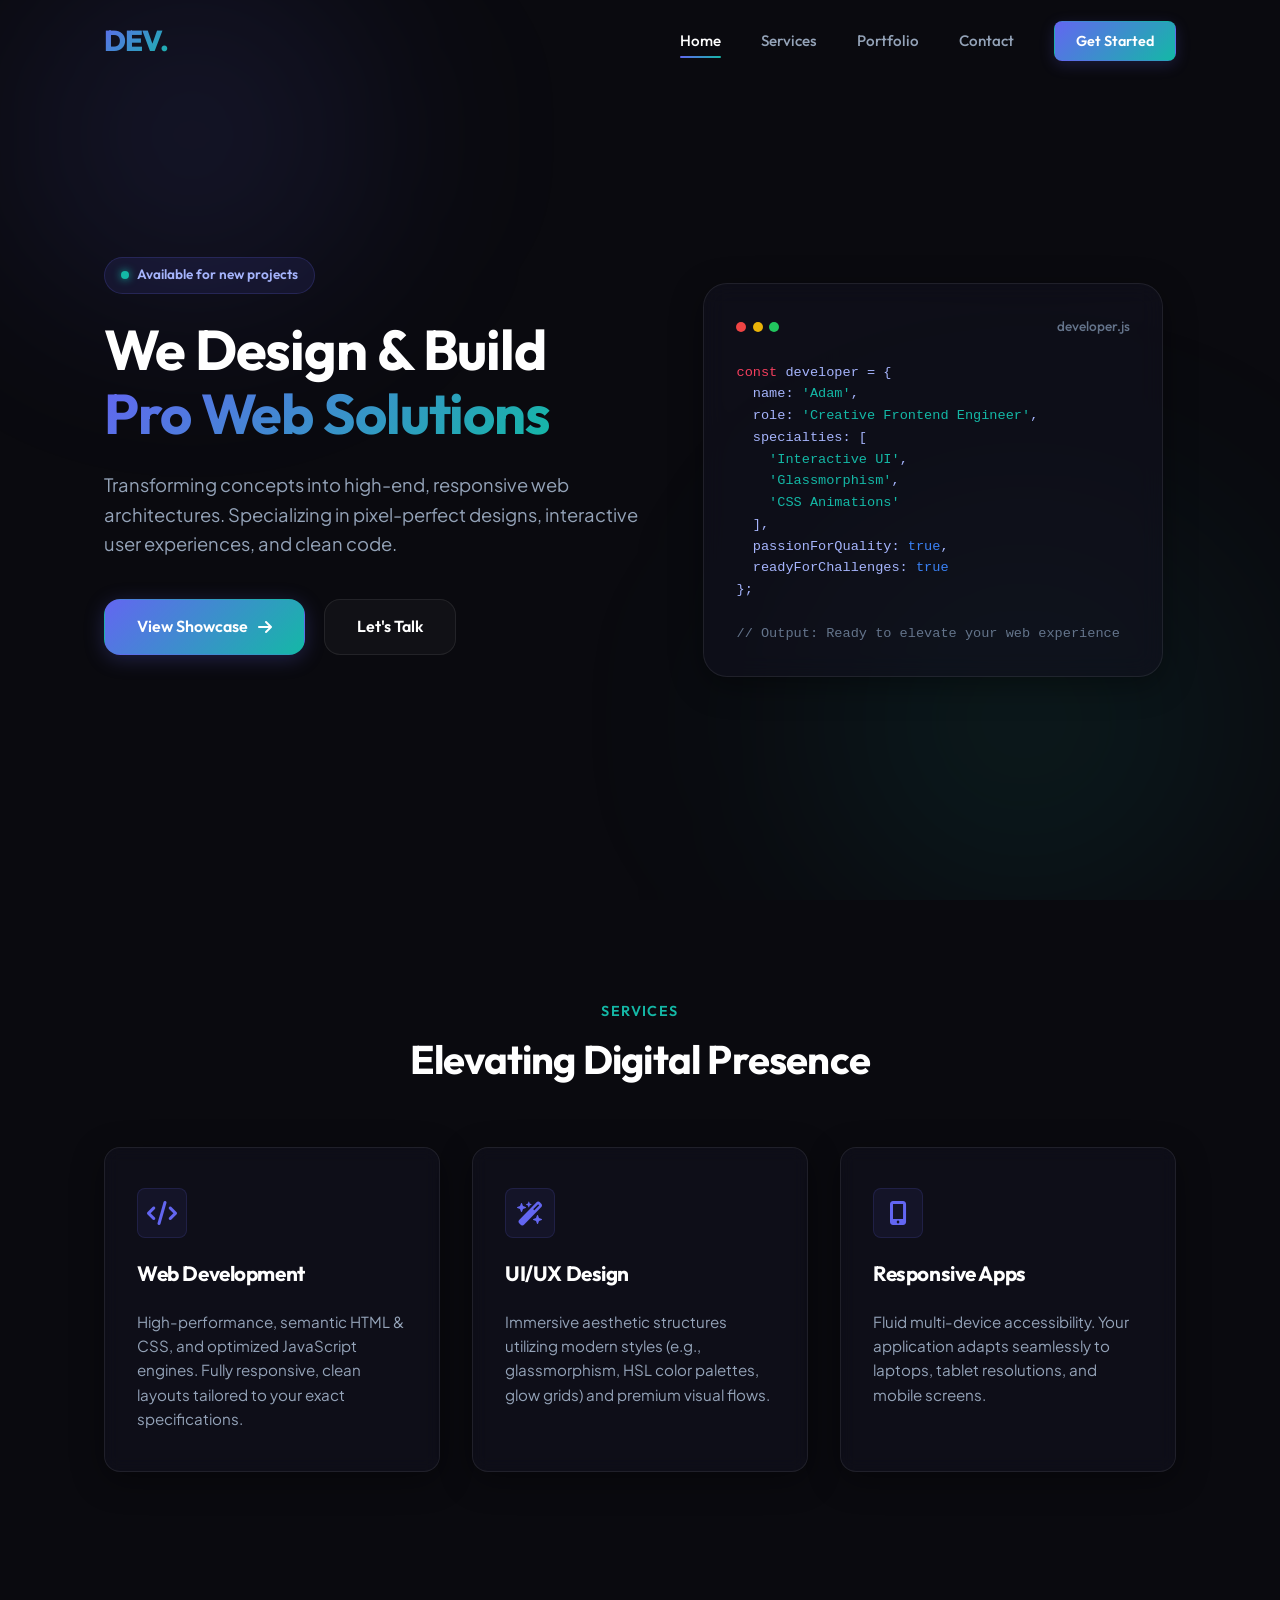
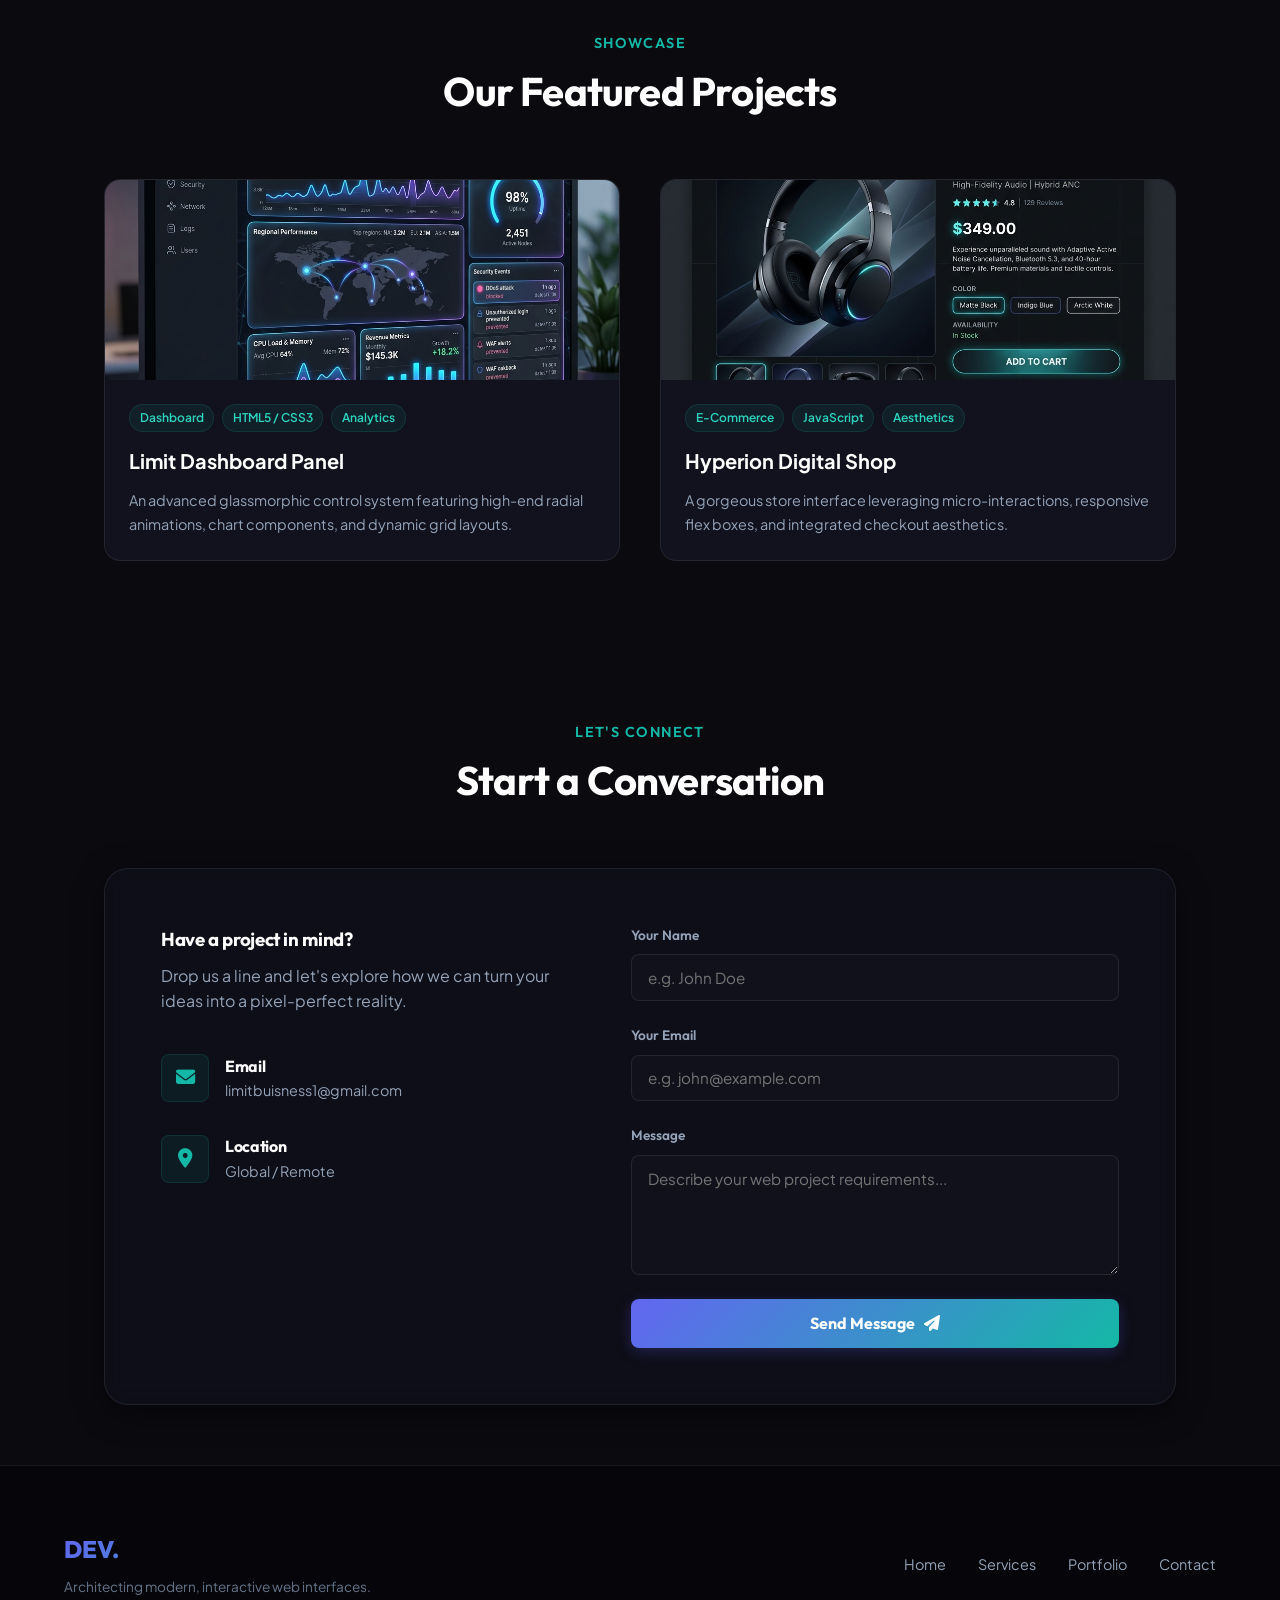
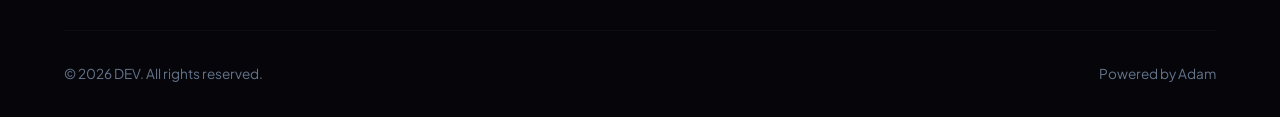
<file: index.html>
<!DOCTYPE html>
<html lang="en">
  <head>
    <meta charset="UTF-8">
    <meta name="viewport" content="width=device-width, initial-scale=1.0">
    <meta name="description" content="DEV. - Professional Web Development & UI/UX Design Agency. We craft beautiful, high-performance web experiences.">
    <title>Professional Web Development & Design</title>
    <link rel="icon" type="image/x-icon" href="Vetor LS Initial logo template vector do Stock _ Adobe Stock.jpeg">
    <link rel="stylesheet" href="Web.css">
    <link rel="stylesheet" href="https://cdnjs.cloudflare.com/ajax/libs/font-awesome/6.4.0/css/all.min.css">
  </head>

  <body>
    <div class="bg-mesh">
      <div class="bg-light-1"></div>
      <div class="bg-light-2"></div>
    </div>

    <header id="main-header">
      <nav class="navbar">
        <a href="#" class="nav-branding">DEV.</a>
        <ul class="nav-menu">
          <li><a href="#hero" class="nav-link active">Home</a></li>
          <li><a href="#services" class="nav-link">Services</a></li>
          <li><a href="#portfolio" class="nav-link">Portfolio</a></li>
          <li><a href="#contact" class="nav-link">Contact</a></li>
          <li><a href="#contact" class="nav-cta">Get Started</a></li>
        </ul>
        <button class="hamburger" id="hamburger-btn" aria-label="Toggle navigation menu">
          <span class="bar"></span>
          <span class="bar"></span>
          <span class="bar"></span>
        </button>
      </nav>
    </header>

    <main>
      <section id="hero">
        <div class="hero-info reveal">
          <div class="badge">
            <span class="badge-dot"></span>
            Available for new projects
          </div>
          <h1 class="hero-title">
            We Design & Build <br>
            <span class="gradient-text">Pro Web Solutions</span>
          </h1>
          <p class="hero-desc">
            Transforming concepts into high-end, responsive web architectures. Specializing in pixel-perfect designs, interactive user experiences, and clean code.
          </p>
          <div class="cta-group">
            <a href="#portfolio" class="btn-primary">
              View Showcase <i class="fa-solid fa-arrow-right"></i>
            </a>
            <a href="#contact" class="btn-secondary">
              Let's Talk
            </a>
          </div>
        </div>

        <div class="hero-visual reveal reveal-delay-2">
          <div class="hero-glass-card">
            <div class="card-header">
              <div class="dots">
                <span class="dot dot-red"></span>
                <span class="dot dot-yellow"></span>
                <span class="dot dot-green"></span>
              </div>    
              <span class="card-title">developer.js</span>
            </div>
            <div class="card-code">
              <p><span class="code-keyword">const</span> developer = {</p>
              <p>&nbsp;&nbsp;name: <span class="code-string">'Adam'</span>,</p>
              <p>&nbsp;&nbsp;role: <span class="code-string">'Creative Frontend Engineer'</span>,</p>
              <p>&nbsp;&nbsp;specialties: [</p>
              <p>&nbsp;&nbsp;&nbsp;&nbsp;<span class="code-string">'Interactive UI'</span>,</p>
              <p>&nbsp;&nbsp;&nbsp;&nbsp;<span class="code-string">'Glassmorphism'</span>,</p>
              <p>&nbsp;&nbsp;&nbsp;&nbsp;<span class="code-string">'CSS Animations'</span></p>
              <p>&nbsp;&nbsp;],</p>
              <p>&nbsp;&nbsp;passionForQuality: <span class="code-fn">true</span>,</p>
              <p>&nbsp;&nbsp;readyForChallenges: <span class="code-fn">true</span></p>
              <p>};</p>
              <br>
              <p><span class="code-comment">// Output: Ready to elevate your web experience</span></p>
            </div>
          </div>
        </div>
      </section>

      <section id="services">
        <div class="section-header reveal">
          <span class="section-tag">Services</span>
          <h2 class="section-title">Elevating Digital Presence</h2>
        </div>
        <div class="services-grid">
          <div class="service-card reveal reveal-delay-1">
            <div class="service-icon"><i class="fa-solid fa-code"></i></div>
            <h3 class="service-title">Web Development</h3>
            <p class="service-desc">High-performance, semantic HTML & CSS, and optimized JavaScript engines. Fully responsive, clean layouts tailored to your exact specifications.</p>
          </div>
          <div class="service-card reveal reveal-delay-2">
            <div class="service-icon"><i class="fa-solid fa-wand-magic-sparkles"></i></div>
            <h3 class="service-title">UI/UX Design</h3>
            <p class="service-desc">Immersive aesthetic structures utilizing modern styles (e.g., glassmorphism, HSL color palettes, glow grids) and premium visual flows.</p>
          </div>
          <div class="service-card reveal reveal-delay-3">
            <div class="service-icon"><i class="fa-solid fa-mobile-screen-button"></i></div>
            <h3 class="service-title">Responsive Apps</h3>
            <p class="service-desc">Fluid multi-device accessibility. Your application adapts seamlessly to laptops, tablet resolutions, and mobile screens.</p>
          </div>
        </div>
      </section>

      <section id="portfolio">
        <div class="section-header reveal">
          <span class="section-tag">Showcase</span>
          <h2 class="section-title">Our Featured Projects</h2>
        </div>
        <div class="portfolio-grid">
          <div class="portfolio-card reveal reveal-delay-1">
            <div class="portfolio-img-container">
              <img src="portfolio_dashboard.png" alt="Admin Telemetry Dashboard" class="portfolio-img">
              <div class="portfolio-overlay">
                <a href="#" class="overlay-btn" aria-label="View Details"><i class="fa-solid fa-link"></i></a>
                <a href="#" class="overlay-btn" aria-label="View Github"><i class="fa-brands fa-github"></i></a>
              </div>
            </div>
            <div class="portfolio-info">
              <div class="portfolio-tags">
                <span class="portfolio-tag">Dashboard</span>
                <span class="portfolio-tag">HTML5 / CSS3</span>
                <span class="portfolio-tag">Analytics</span>
              </div>
              <a href="#" class="portfolio-title">Limit Dashboard Panel</a>
              <p class="portfolio-desc">An advanced glassmorphic control system featuring high-end radial animations, chart components, and dynamic grid layouts.</p>
            </div>
          </div>
          <div class="portfolio-card reveal reveal-delay-2">
            <div class="portfolio-img-container">
              <img src="portfolio_ecom.png" alt="Creative E-Commerce Platform" class="portfolio-img">
              <div class="portfolio-overlay">
                <a href="#" class="overlay-btn" aria-label="View Details"><i class="fa-solid fa-link"></i></a>
                <a href="#" class="overlay-btn" aria-label="View Github"><i class="fa-brands fa-github"></i></a>
              </div>
            </div>
            <div class="portfolio-info">
              <div class="portfolio-tags">
                <span class="portfolio-tag">E-Commerce</span>
                <span class="portfolio-tag">JavaScript</span>
                <span class="portfolio-tag">Aesthetics</span>
              </div>
              <a href="#" class="portfolio-title">Hyperion Digital Shop</a>
              <p class="portfolio-desc">A gorgeous store interface leveraging micro-interactions, responsive flex boxes, and integrated checkout aesthetics.</p>
            </div>
          </div>
        </div>
      </section>

      <section id="contact">
        <div class="section-header reveal">
          <span class="section-tag">Let's Connect</span>
          <h2 class="section-title">Start a Conversation</h2>
        </div>
        <div class="contact-container reveal">
          <div class="contact-info">
            <div>
              <h3>Have a project in mind?</h3>
              <p style="color: var(--text-secondary); margin-top: 0.5rem;">Drop us a line and let's explore how we can turn your ideas into a pixel-perfect reality.</p>
              <div class="contact-details">
                <div class="contact-item">
                  <div class="contact-icon"><i class="fa-solid fa-envelope"></i></div>
                  <div class="contact-text">
                    <h4>Email</h4>
                    <p>limitbuisness1@gmail.com</p>
                  </div>
                </div>
                <div class="contact-item">
                  <div class="contact-icon"><i class="fa-solid fa-location-dot"></i></div>
                  <div class="contact-text">
                    <h4>Location</h4>
                    <p>Global / Remote</p>
                  </div>
                </div>
              </div>
            </div>
          </div>

          <form class="contact-form" id="project-contact-form">
            <div class="form-group">
              <label for="name">Your Name</label>
              <input type="text" id="name" name="name" class="form-input" placeholder="e.g. John Doe" required>
            </div>
            <div class="form-group">
              <label for="email">Your Email</label>
              <input type="email" id="email" name="email" class="form-input" placeholder="e.g. john@example.com" required>
            </div>
            <div class="form-group">
              <label for="message">Message</label>
              <textarea id="message" name="message" class="form-input" placeholder="Describe your web project requirements..." required></textarea>
            </div>
            <button type="submit" class="btn-submit">
              Send Message <i class="fa-solid fa-paper-plane"></i>
            </button>
          </form>
        </div>
      </section>
    </main>

    <footer>
      <div class="footer-content">
        <div class="footer-brand">
          <a href="#" class="footer-logo">DEV.</a>
          <p class="footer-tagline">Architecting modern, interactive web interfaces.</p>
        </div>
        <ul class="footer-links">
          <li><a href="#hero">Home</a></li>
          <li><a href="#services">Services</a></li>
          <li><a href="#portfolio">Portfolio</a></li>
          <li><a href="#contact">Contact</a></li>
        </ul>
      </div>
      <div class="footer-bottom">
        <p class="footer-copy">&copy; 2026 DEV. All rights reserved.</p>
        <p class="footer-copy">Powered by Adam</p>
      </div>
    </footer>

    <script src="active.js"></script>
  </body>
</html>
</file>
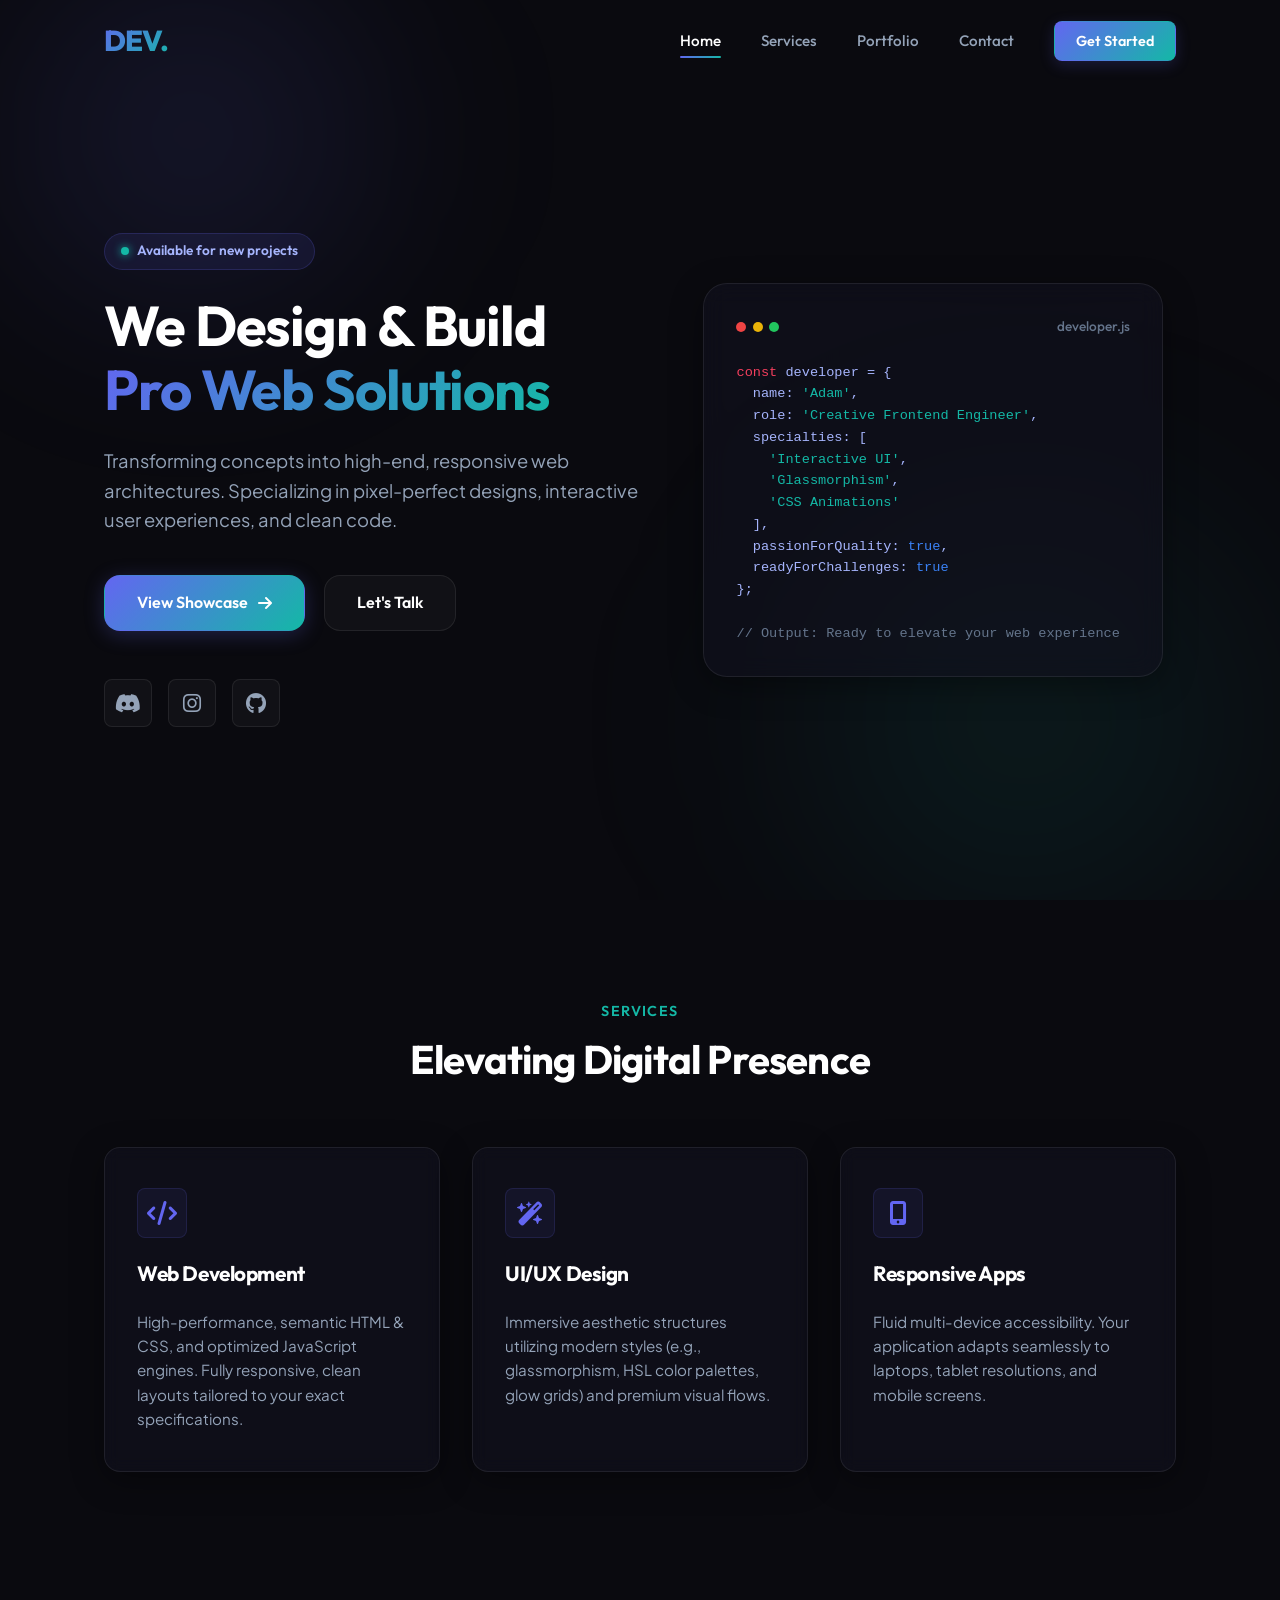
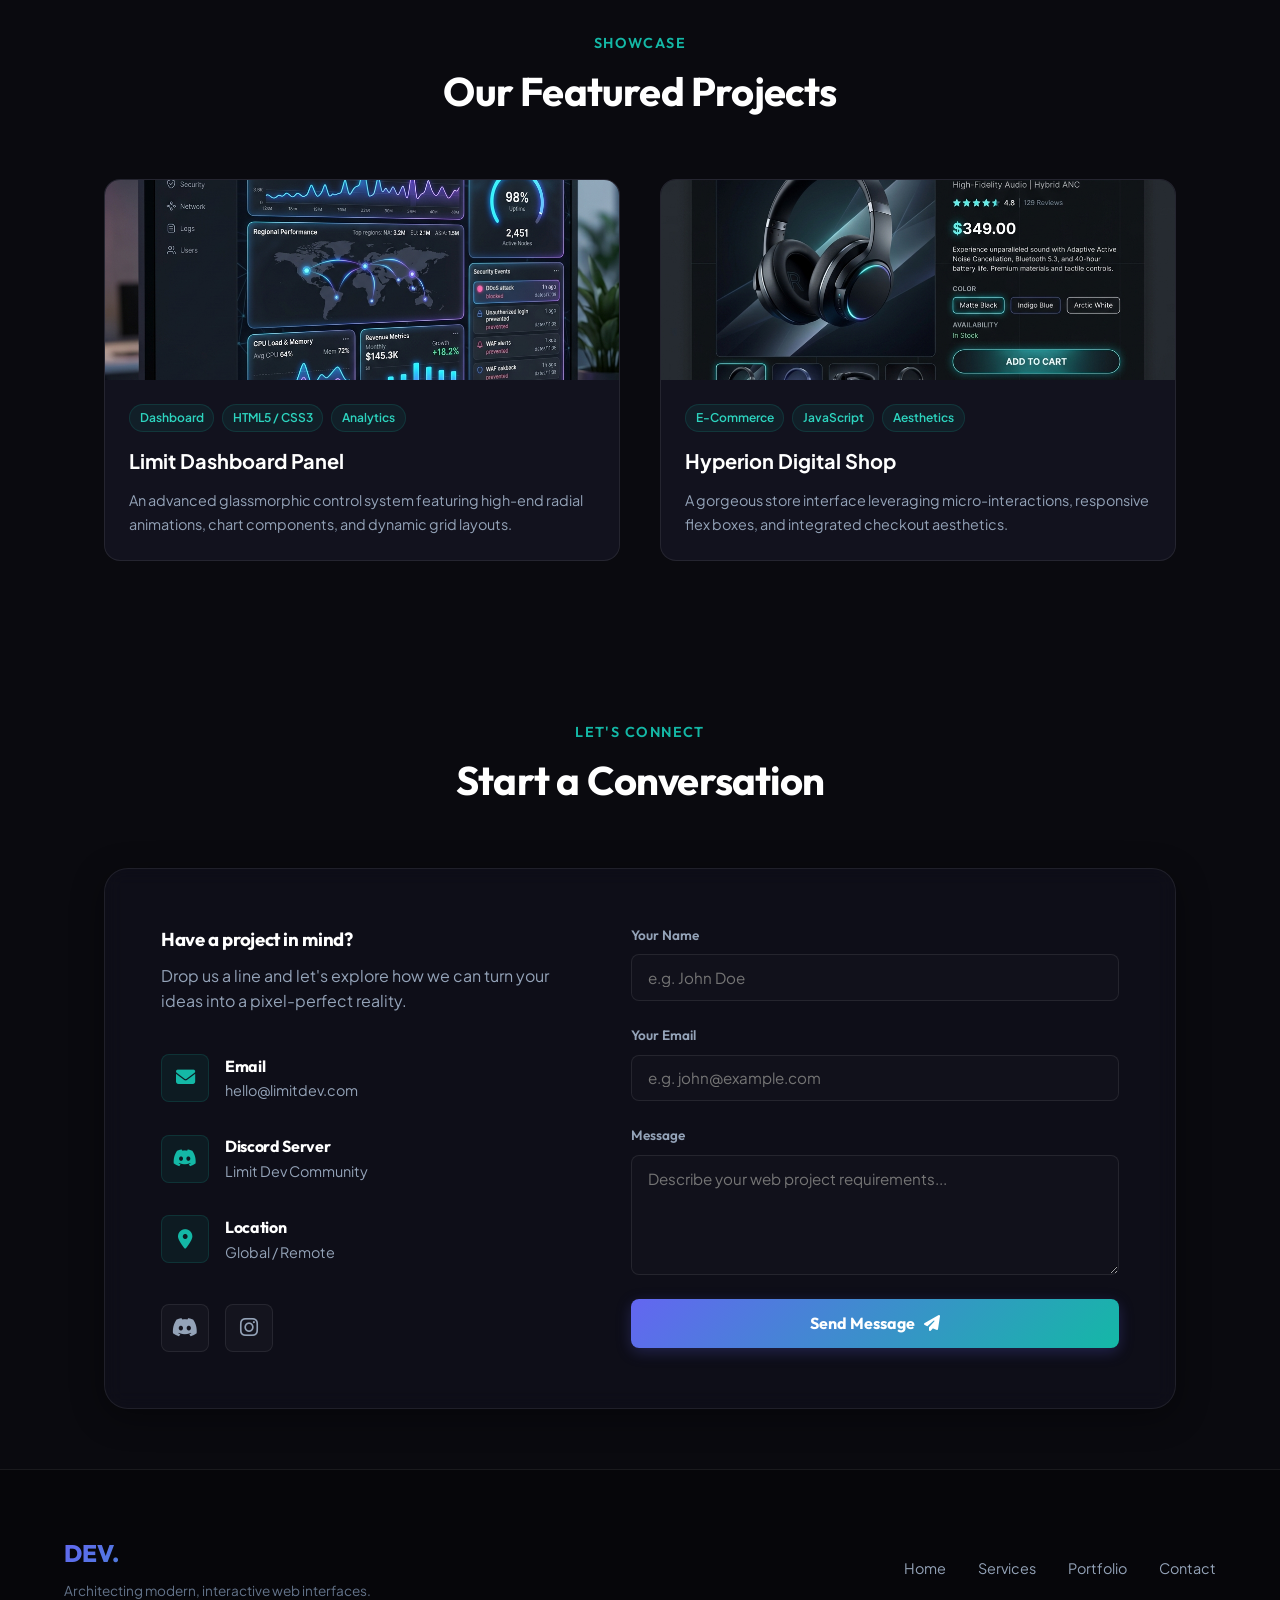
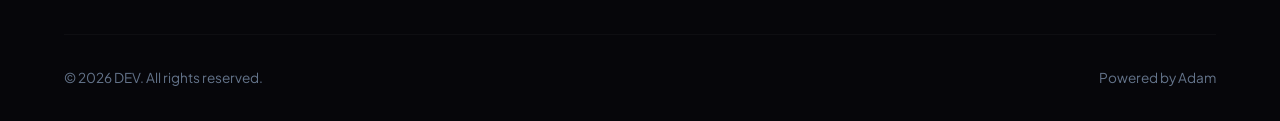
<file: Limit.html>
<!DOCTYPE html>
<html lang="en">
  <head>
    <meta charset="UTF-8">
    <meta name="viewport" content="width=device-width, initial-scale=1.0">
    <meta name="description" content="DEV. - Professional Web Development & UI/UX Design Agency. We craft beautiful, high-performance web experiences.">
    <title>DEV. | Professional Web Development & Design</title>
    
    <!-- CSS Stylesheet -->
    <link rel="stylesheet" href="Web.css">
    
    <!-- Font Awesome Icons CDN -->
    <link rel="stylesheet" href="https://cdnjs.cloudflare.com/ajax/libs/font-awesome/6.4.0/css/all.min.css">
  </head>

  <body>
    <!-- Background Animated Mesh -->
    <div class="bg-mesh">
      <div class="bg-light-1"></div>
      <div class="bg-light-2"></div>
    </div>

    <!-- Navigation Header -->
    <header id="main-header">
      <nav class="navbar">
        <a href="#" class="nav-branding">DEV.</a>
        
        <ul class="nav-menu">
          <li><a href="#hero" class="nav-link active">Home</a></li>
          <li><a href="#services" class="nav-link">Services</a></li>
          <li><a href="#portfolio" class="nav-link">Portfolio</a></li>
          <li><a href="#contact" class="nav-link">Contact</a></li>
          <li><a href="#contact" class="nav-cta">Get Started</a></li>
        </ul>

        <!-- Hamburger Icon for Mobile -->
        <button class="hamburger" id="hamburger-btn" aria-label="Toggle navigation menu">
          <span class="bar"></span>
          <span class="bar"></span>
          <span class="bar"></span>
        </button>
      </nav>
    </header>

    <!-- Main Content -->
    <main>
      <!-- Hero Section -->
      <section id="hero">
        <div class="hero-info reveal">
          <div class="badge">
            <span class="badge-dot"></span>
            Available for new projects
          </div>
          <h1 class="hero-title">
            We Design & Build <br>
            <span class="gradient-text">Pro Web Solutions</span>
          </h1>
          <p class="hero-desc">
            Transforming concepts into high-end, responsive web architectures. Specializing in pixel-perfect designs, interactive user experiences, and clean code.
          </p>
          
          <div class="cta-group">
            <a href="#portfolio" class="btn-primary">
              View Showcase <i class="fa-solid fa-arrow-right"></i>
            </a>
            <a href="#contact" class="btn-secondary">
              Let's Talk
            </a>
          </div>

          <!-- Social Channels -->
          <div class="social-links">
            <a href="https://discord.gg/SqerGX2g" target="_blank" class="social-icon" aria-label="Discord">
              <i class="fa-brands fa-discord"></i>
            </a>
            <a href="https://www.instagram.com/adam__r.c.a.0.5?igsh=aHZ1bzRjMnF2YnYw" target="_blank" class="social-icon" aria-label="Instagram">
              <i class="fa-brands fa-instagram"></i>
            </a>
            <a href="#" class="social-icon" aria-label="GitHub">
              <i class="fa-brands fa-github"></i>
            </a>
          </div>
        </div>

        <!-- Floating Glass Code Terminal Mockup -->
        <div class="hero-visual reveal reveal-delay-2">
          <div class="hero-glass-card">
            <div class="card-header">
              <div class="dots">
                <span class="dot dot-red"></span>
                <span class="dot dot-yellow"></span>
                <span class="dot dot-green"></span>
              </div>
              <span class="card-title">developer.js</span>
            </div>
            <div class="card-code">
              <p><span class="code-keyword">const</span> developer = {</p>
              <p>&nbsp;&nbsp;name: <span class="code-string">'Adam'</span>,</p>
              <p>&nbsp;&nbsp;role: <span class="code-string">'Creative Frontend Engineer'</span>,</p>
              <p>&nbsp;&nbsp;specialties: [</p>
              <p>&nbsp;&nbsp;&nbsp;&nbsp;<span class="code-string">'Interactive UI'</span>,</p>
              <p>&nbsp;&nbsp;&nbsp;&nbsp;<span class="code-string">'Glassmorphism'</span>,</p>
              <p>&nbsp;&nbsp;&nbsp;&nbsp;<span class="code-string">'CSS Animations'</span></p>
              <p>&nbsp;&nbsp;],</p>
              <p>&nbsp;&nbsp;passionForQuality: <span class="code-fn">true</span>,</p>
              <p>&nbsp;&nbsp;readyForChallenges: <span class="code-fn">true</span></p>
              <p>};</p>
              <br>
              <p><span class="code-comment">// Output: Ready to elevate your web experience</span></p>
            </div>
          </div>
        </div>
      </section>

      <!-- Services Section -->
      <section id="services">
        <div class="section-header reveal">
          <span class="section-tag">Services</span>
          <h2 class="section-title">Elevating Digital Presence</h2>
        </div>

        <div class="services-grid">
          <!-- Card 1 -->
          <div class="service-card reveal reveal-delay-1">
            <div class="service-icon">
              <i class="fa-solid fa-code"></i>
            </div>
            <h3 class="service-title">Web Development</h3>
            <p class="service-desc">
              High-performance, semantic HTML & CSS, and optimized JavaScript engines. Fully responsive, clean layouts tailored to your exact specifications.
            </p>
          </div>

          <!-- Card 2 -->
          <div class="service-card reveal reveal-delay-2">
            <div class="service-icon">
              <i class="fa-solid fa-wand-magic-sparkles"></i>
            </div>
            <h3 class="service-title">UI/UX Design</h3>
            <p class="service-desc">
              Immersive aesthetic structures utilizing modern styles (e.g., glassmorphism, HSL color palettes, glow grids) and premium visual flows.
            </p>
          </div>

          <!-- Card 3 -->
          <div class="service-card reveal reveal-delay-3">
            <div class="service-icon">
              <i class="fa-solid fa-mobile-screen-button"></i>
            </div>
            <h3 class="service-title">Responsive Apps</h3>
            <p class="service-desc">
              Fluid multi-device accessibility. Your application adapts seamlessly to laptops, tablet resolutions, and mobile screens.
            </p>
          </div>
        </div>
      </section>

      <!-- Portfolio Showcase Section -->
      <section id="portfolio">
        <div class="section-header reveal">
          <span class="section-tag">Showcase</span>
          <h2 class="section-title">Our Featured Projects</h2>
        </div>

        <div class="portfolio-grid">
          <!-- Project 1 -->
          <div class="portfolio-card reveal reveal-delay-1">
            <div class="portfolio-img-container">
              <img src="portfolio_dashboard.png" alt="Admin Telemetry Dashboard" class="portfolio-img">
              <div class="portfolio-overlay">
                <a href="#" class="overlay-btn" aria-label="View Details"><i class="fa-solid fa-link"></i></a>
                <a href="#" class="overlay-btn" aria-label="View Github"><i class="fa-brands fa-github"></i></a>
              </div>
            </div>
            <div class="portfolio-info">
              <div class="portfolio-tags">
                <span class="portfolio-tag">Dashboard</span>
                <span class="portfolio-tag">HTML5 / CSS3</span>
                <span class="portfolio-tag">Analytics</span>
              </div>
              <a href="#" class="portfolio-title">Limit Dashboard Panel</a>
              <p class="portfolio-desc">
                An advanced glassmorphic control system featuring high-end radial animations, chart components, and dynamic grid layouts.
              </p>
            </div>
          </div>

          <!-- Project 2 -->
          <div class="portfolio-card reveal reveal-delay-2">
            <div class="portfolio-img-container">
              <img src="portfolio_ecom.png" alt="Creative E-Commerce Platform" class="portfolio-img">
              <div class="portfolio-overlay">
                <a href="#" class="overlay-btn" aria-label="View Details"><i class="fa-solid fa-link"></i></a>
                <a href="#" class="overlay-btn" aria-label="View Github"><i class="fa-brands fa-github"></i></a>
              </div>
            </div>
            <div class="portfolio-info">
              <div class="portfolio-tags">
                <span class="portfolio-tag">E-Commerce</span>
                <span class="portfolio-tag">JavaScript</span>
                <span class="portfolio-tag">Aesthetics</span>
              </div>
              <a href="#" class="portfolio-title">Hyperion Digital Shop</a>
              <p class="portfolio-desc">
                A gorgeous store interface leveraging micro-interactions, responsive flex boxes, and integrated checkout aesthetics.
              </p>
            </div>
          </div>
        </div>
      </section>

      <!-- Contact Section -->
      <section id="contact">
        <div class="section-header reveal">
          <span class="section-tag">Let's Connect</span>
          <h2 class="section-title">Start a Conversation</h2>
        </div>

        <div class="contact-container reveal">
          <!-- Info Details -->
          <div class="contact-info">
            <div>
              <h3>Have a project in mind?</h3>
              <p style="color: var(--text-secondary); margin-top: 0.5rem;">
                Drop us a line and let's explore how we can turn your ideas into a pixel-perfect reality.
              </p>
              
              <div class="contact-details">
                <div class="contact-item">
                  <div class="contact-icon"><i class="fa-solid fa-envelope"></i></div>
                  <div class="contact-text">
                    <h4>Email</h4>
                    <p>hello@limitdev.com</p>
                  </div>
                </div>
                <div class="contact-item">
                  <div class="contact-icon"><i class="fa-brands fa-discord"></i></div>
                  <div class="contact-text">
                    <h4>Discord Server</h4>
                    <p>Limit Dev Community</p>
                  </div>
                </div>
                <div class="contact-item">
                  <div class="contact-icon"><i class="fa-solid fa-location-dot"></i></div>
                  <div class="contact-text">
                    <h4>Location</h4>
                    <p>Global / Remote</p>
                  </div>
                </div>
              </div>
            </div>
            
            <div class="social-links">
              <a href="https://discord.gg/SqerGX2g" target="_blank" class="social-icon" aria-label="Discord">
                <i class="fa-brands fa-discord"></i>
              </a>
              <a href="https://www.instagram.com/adam__r.c.a.0.5?igsh=aHZ1bzRjMnF2YnYw" target="_blank" class="social-icon" aria-label="Instagram">
                <i class="fa-brands fa-instagram"></i>
              </a>
            </div>
          </div>

          <!-- Contact Form -->
          <form class="contact-form" id="project-contact-form" onsubmit="event.preventDefault();">
            <div class="form-group">
              <label for="name">Your Name</label>
              <input type="text" id="name" class="form-input" placeholder="e.g. John Doe" required>
            </div>
            <div class="form-group">
              <label for="email">Your Email</label>
              <input type="email" id="email" class="form-input" placeholder="e.g. john@example.com" required>
            </div>
            <div class="form-group">
              <label for="message">Message</label>
              <textarea id="message" class="form-input" placeholder="Describe your web project requirements..." required></textarea>
            </div>
            <button type="submit" class="btn-submit">
              Send Message <i class="fa-solid fa-paper-plane"></i>
            </button>
          </form>
        </div>
      </section>
    </main>

    <!-- Footer -->
    <footer>
      <div class="footer-content">
        <div class="footer-brand">
          <a href="#" class="footer-logo">DEV.</a>
          <p class="footer-tagline">Architecting modern, interactive web interfaces.</p>
        </div>
        <ul class="footer-links">
          <li><a href="#hero">Home</a></li>
          <li><a href="#services">Services</a></li>
          <li><a href="#portfolio">Portfolio</a></li>
          <li><a href="#contact">Contact</a></li>
        </ul>
      </div>

      <div class="footer-bottom">
        <p class="footer-copy">&copy; 2026 DEV. All rights reserved.</p>
        <p class="footer-copy">Powered by Adam</p>
      </div>
    </footer>

    <!-- JavaScript File -->
    <script src="active.js"></script>
  </body>
</html>
</file>
<file: Web.css>
/* Professional Web Design System for DEV. */
@import url('https://fonts.googleapis.com/css2?family=Outfit:wght@300;400;500;600;700;800&family=Plus+Jakarta+Sans:wght@300;400;500;600;700&display=swap');

:root {
  /* Colors */
  --bg-primary: #0a0a0f;
  --bg-secondary: #12121e;
  --text-primary: #ffffff;
  --text-secondary: #94a3b8;
  --text-muted: #64748b;
  
  --accent-primary: #6366f1; /* Indigo */
  --accent-primary-rgb: 99, 102, 241;
  --accent-secondary: #14b8a6; /* Teal */
  --accent-secondary-rgb: 20, 184, 166;
  
  --gradient-main: linear-gradient(135deg, var(--accent-primary) 0%, var(--accent-secondary) 100%);
  --gradient-glow: linear-gradient(135deg, rgba(99, 102, 241, 0.15) 0%, rgba(20, 184, 166, 0.15) 100%);
  
  /* Glassmorphism */
  --glass-bg: rgba(18, 18, 30, 0.6);
  --glass-border: rgba(255, 255, 255, 0.08);
  --glass-border-hover: rgba(255, 255, 255, 0.16);
  --glass-shadow: 0 8px 32px 0 rgba(0, 0, 0, 0.37);
  
  /* Fonts */
  --font-header: 'Outfit', sans-serif;
  --font-body: 'Plus Jakarta Sans', sans-serif;
  
  /* Constants */
  --nav-height: 80px;
  --radius-sm: 8px;
  --radius-md: 16px;
  --radius-lg: 24px;
  --transition: all 0.3s cubic-bezier(0.4, 0, 0.2, 1);
}

/* Global Reset */
* {
  box-sizing: border-box;
  margin: 0;
  padding: 0;
}

html {
  scroll-behavior: smooth;
}

body {
  background-color: var(--bg-primary);
  color: var(--text-primary);
  font-family: var(--font-body);
  overflow-x: hidden;
  line-height: 1.6;
}

/* Scrollbar styling */
::-webkit-scrollbar {
  width: 8px;
}
::-webkit-scrollbar-track {
  background: var(--bg-primary);
}
::-webkit-scrollbar-thumb {
  background: var(--glass-border);
  border-radius: var(--radius-sm);
}
::-webkit-scrollbar-thumb:hover {
  background: var(--accent-primary);
}

/* Background Mesh & Lights */
.bg-mesh {
  position: fixed;
  top: 0;
  left: 0;
  width: 100%;
  height: 100%;
  z-index: -2;
  overflow: hidden;
  background-color: var(--bg-primary);
}

.bg-light-1 {
  position: absolute;
  top: -10%;
  left: -10%;
  width: 50%;
  height: 50%;
  border-radius: 50%;
  background: radial-gradient(circle, rgba(99, 102, 241, 0.15) 0%, rgba(0,0,0,0) 70%);
  filter: blur(80px);
  animation: floatLight 15s ease infinite alternate;
}

.bg-light-2 {
  position: absolute;
  bottom: -10%;
  right: -10%;
  width: 60%;
  height: 60%;
  border-radius: 50%;
  background: radial-gradient(circle, rgba(20, 184, 166, 0.12) 0%, rgba(0,0,0,0) 70%);
  filter: blur(100px);
  animation: floatLight 20s ease infinite alternate-reverse;
}

@keyframes floatLight {
  0% { transform: translate(0, 0) scale(1); }
  100% { transform: translate(5%, 10%) scale(1.1); }
}

/* Typography & Layout elements */
h1, h2, h3, h4, h5, h6 {
  font-family: var(--font-header);
  font-weight: 700;
  letter-spacing: -0.02em;
}

section {
  padding: 100px 5% 60px;
  max-width: 1200px;
  margin: 0 auto;
  position: relative;
}

/* Header & Glass Navbar */
header {
  position: fixed;
  top: 0;
  left: 0;
  width: 100%;
  height: var(--nav-height);
  z-index: 1000;
  transition: var(--transition);
}

header.scrolled {
  background-color: var(--glass-bg);
  backdrop-filter: blur(16px);
  -webkit-backdrop-filter: blur(16px);
  border-bottom: 1px solid var(--glass-border);
  height: 70px;
}

.navbar {
  max-width: 1200px;
  height: 100%;
  margin: 0 auto;
  padding: 0 5%;
  display: flex;
  justify-content: space-between;
  align-items: center;
}

.nav-branding {
  font-family: var(--font-header);
  font-size: 1.8rem;
  font-weight: 800;
  text-decoration: none;
  background: var(--gradient-main);
  -webkit-background-clip: text;
  -webkit-text-fill-color: transparent;
  letter-spacing: -0.03em;
  transition: var(--transition);
}

.nav-branding:hover {
  filter: drop-shadow(0 0 8px rgba(99, 102, 241, 0.5));
}

.nav-menu {
  display: flex;
  align-items: center;
  gap: 2.5rem;
  list-style: none;
}

.nav-link {
  font-family: var(--font-header);
  font-weight: 500;
  font-size: 0.95rem;
  color: var(--text-secondary);
  text-decoration: none;
  position: relative;
  transition: var(--transition);
  padding: 0.5rem 0;
}

.nav-link:hover, .nav-link.active {
  color: var(--text-primary);
}

.nav-link::after {
  content: '';
  position: absolute;
  bottom: 0;
  left: 0;
  width: 0;
  height: 2px;
  background: var(--gradient-main);
  transition: var(--transition);
  border-radius: 2px;
}

.nav-link:hover::after, .nav-link.active::after {
  width: 100%;
}

.nav-cta {
  background: var(--gradient-main);
  color: white;
  padding: 0.6rem 1.3rem;
  border-radius: var(--radius-sm);
  text-decoration: none;
  font-family: var(--font-header);
  font-weight: 600;
  font-size: 0.9rem;
  transition: var(--transition);
  border: 1px solid transparent;
  box-shadow: 0 4px 15px rgba(99, 102, 241, 0.2);
}

.nav-cta:hover {
  transform: translateY(-2px);
  box-shadow: 0 8px 25px rgba(99, 102, 241, 0.4);
}

/* Mobile Hamburger Menu */
.hamburger {
  display: none;
  cursor: pointer;
  background: none;
  border: none;
  outline: none;
  z-index: 1001;
}

.bar {
  display: block;
  width: 25px;
  height: 3px;
  margin: 5px auto;
  transition: var(--transition);
  background-color: var(--text-primary);
  border-radius: 2px;
}

/* Hero Section */
#hero {
  display: flex;
  align-items: center;
  justify-content: space-between;
  min-height: 100vh;
  padding-top: calc(var(--nav-height) + 40px);
  gap: 3rem;
}

.hero-info {
  flex: 1;
  display: flex;
  flex-direction: column;
  align-items: flex-start;
}

.badge {
  display: inline-flex;
  align-items: center;
  gap: 0.5rem;
  background: rgba(99, 102, 241, 0.1);
  border: 1px solid rgba(99, 102, 241, 0.2);
  color: #a5b4fc;
  padding: 0.4rem 1rem;
  border-radius: 100px;
  font-size: 0.85rem;
  font-weight: 600;
  margin-bottom: 1.5rem;
  font-family: var(--font-header);
}

.badge-dot {
  width: 8px;
  height: 8px;
  background-color: var(--accent-secondary);
  border-radius: 50%;
  box-shadow: 0 0 8px var(--accent-secondary);
  animation: pulse 2s infinite;
}

@keyframes pulse {
  0% { transform: scale(0.95); opacity: 0.8; }
  50% { transform: scale(1.15); opacity: 1; }
  100% { transform: scale(0.95); opacity: 0.8; }
}

.hero-title {
  font-size: 3.5rem;
  line-height: 1.15;
  margin-bottom: 1.5rem;
}

.gradient-text {
  background: var(--gradient-main);
  -webkit-background-clip: text;
  -webkit-text-fill-color: transparent;
  display: inline-block;
}

.hero-desc {
  font-size: 1.15rem;
  color: var(--text-secondary);
  margin-bottom: 2.5rem;
  max-width: 550px;
}

.cta-group {
  display: flex;
  gap: 1.2rem;
  align-items: center;
  margin-bottom: 3rem;
}

.btn-primary {
  display: inline-flex;
  align-items: center;
  gap: 0.6rem;
  background: var(--gradient-main);
  color: white;
  padding: 0.9rem 2rem;
  border-radius: var(--radius-md);
  text-decoration: none;
  font-family: var(--font-header);
  font-weight: 600;
  font-size: 1rem;
  transition: var(--transition);
  border: 1px solid transparent;
  box-shadow: 0 4px 20px rgba(99, 102, 241, 0.25);
}

.btn-primary:hover {
  transform: translateY(-3px);
  box-shadow: 0 8px 30px rgba(99, 102, 241, 0.5);
}

.btn-secondary {
  display: inline-flex;
  align-items: center;
  gap: 0.6rem;
  background: rgba(255, 255, 255, 0.03);
  color: var(--text-primary);
  padding: 0.9rem 2rem;
  border-radius: var(--radius-md);
  text-decoration: none;
  font-family: var(--font-header);
  font-weight: 600;
  font-size: 1rem;
  transition: var(--transition);
  border: 1px solid var(--glass-border);
}

.btn-secondary:hover {
  background: rgba(255, 255, 255, 0.08);
  border-color: var(--glass-border-hover);
  transform: translateY(-3px);
}

.social-links {
  display: flex;
  gap: 1rem;
  align-items: center;
}

.social-icon {
  display: flex;
  align-items: center;
  justify-content: center;
  width: 48px;
  height: 48px;
  background: rgba(255, 255, 255, 0.03);
  border: 1px solid var(--glass-border);
  border-radius: var(--radius-sm);
  color: var(--text-secondary);
  font-size: 1.3rem;
  text-decoration: none;
  transition: var(--transition);
}

.social-icon:hover {
  background: var(--gradient-glow);
  border-color: var(--accent-primary);
  color: var(--text-primary);
  transform: translateY(-3px);
  box-shadow: 0 4px 15px rgba(99, 102, 241, 0.2);
}

.social-icon img {
  height: 22px;
  width: auto;
  filter: brightness(0.8) contrast(1.2);
  transition: var(--transition);
}

.social-icon:hover img {
  filter: brightness(1) contrast(1);
}

.hero-visual {
  flex: 0.9;
  position: relative;
  display: flex;
  justify-content: center;
  align-items: center;
}

/* Floating Glass Dashboard Mockup */
.hero-glass-card {
  width: 100%;
  max-width: 460px;
  background: var(--glass-bg);
  backdrop-filter: blur(12px);
  -webkit-backdrop-filter: blur(12px);
  border: 1px solid var(--glass-border);
  border-radius: var(--radius-lg);
  padding: 2rem;
  box-shadow: var(--glass-shadow);
  position: relative;
  overflow: hidden;
  animation: floatCard 6s ease-in-out infinite alternate;
}

@keyframes floatCard {
  0% { transform: translateY(0px) rotate(0deg); }
  100% { transform: translateY(-15px) rotate(1deg); }
}

.card-header {
  display: flex;
  align-items: center;
  justify-content: space-between;
  margin-bottom: 1.5rem;
}

.dots {
  display: flex;
  gap: 0.4rem;
}

.dot {
  width: 10px;
  height: 10px;
  border-radius: 50%;
}

.dot-red { background: #ef4444; }
.dot-yellow { background: #eab308; }
.dot-green { background: #22c55e; }

.card-title {
  font-size: 0.85rem;
  font-weight: 500;
  color: var(--text-muted);
  font-family: var(--font-header);
}

.card-code {
  font-family: 'Courier New', Courier, monospace;
  font-size: 0.85rem;
  color: #a5b4fc;
}

.code-keyword { color: #f43f5e; }
.code-string { color: var(--accent-secondary); }
.code-fn { color: #3b82f6; }
.code-comment { color: var(--text-muted); }

/* Sections Styling */
.section-header {
  text-align: center;
  margin-bottom: 4rem;
  display: flex;
  flex-direction: column;
  align-items: center;
}

.section-tag {
  color: var(--accent-secondary);
  font-family: var(--font-header);
  font-weight: 600;
  font-size: 0.9rem;
  letter-spacing: 0.1em;
  text-transform: uppercase;
  margin-bottom: 0.75rem;
}

.section-title {
  font-size: 2.5rem;
  line-height: 1.2;
}

/* Services Grid & Glass Cards */
.services-grid {
  display: grid;
  grid-template-columns: repeat(auto-fit, minmax(280px, 1fr));
  gap: 2rem;
}

.service-card {
  background: var(--glass-bg);
  backdrop-filter: blur(8px);
  -webkit-backdrop-filter: blur(8px);
  border: 1px solid var(--glass-border);
  border-radius: var(--radius-md);
  padding: 2.5rem 2rem;
  box-shadow: var(--glass-shadow);
  transition: var(--transition);
  display: flex;
  flex-direction: column;
  gap: 1.2rem;
  position: relative;
  overflow: hidden;
}

.service-card::before {
  content: '';
  position: absolute;
  top: 0;
  left: 0;
  width: 100%;
  height: 4px;
  background: var(--gradient-main);
  opacity: 0;
  transition: var(--transition);
}

.service-card:hover {
  transform: translateY(-8px);
  border-color: var(--glass-border-hover);
  box-shadow: 0 15px 35px rgba(0, 0, 0, 0.4);
}

.service-card:hover::before {
  opacity: 1;
}

.service-icon {
  width: 50px;
  height: 50px;
  border-radius: var(--radius-sm);
  background: rgba(99, 102, 241, 0.08);
  border: 1px solid rgba(99, 102, 241, 0.15);
  display: flex;
  align-items: center;
  justify-content: center;
  color: var(--accent-primary);
  font-size: 1.5rem;
  transition: var(--transition);
}

.service-card:hover .service-icon {
  background: var(--accent-primary);
  color: white;
  transform: scale(1.1) rotate(5deg);
}

.service-title {
  font-size: 1.3rem;
  font-weight: 700;
}

.service-desc {
  color: var(--text-secondary);
  font-size: 0.95rem;
}

/* Portfolio Section */
.portfolio-grid {
  display: grid;
  grid-template-columns: repeat(auto-fit, minmax(320px, 1fr));
  gap: 2.5rem;
}

.portfolio-card {
  background: var(--bg-secondary);
  border: 1px solid var(--glass-border);
  border-radius: var(--radius-md);
  overflow: hidden;
  transition: var(--transition);
  display: flex;
  flex-direction: column;
  position: relative;
}

.portfolio-card:hover {
  transform: translateY(-8px);
  border-color: var(--accent-primary);
  box-shadow: 0 15px 35px rgba(99, 102, 241, 0.1);
}

.portfolio-img-container {
  position: relative;
  width: 100%;
  height: 200px;
  overflow: hidden;
  background: #181829;
}

.portfolio-img {
  width: 100%;
  height: 100%;
  object-fit: cover;
  transition: var(--transition);
}

.portfolio-card:hover .portfolio-img {
  transform: scale(1.08);
}

.portfolio-overlay {
  position: absolute;
  top: 0;
  left: 0;
  width: 100%;
  height: 100%;
  background: rgba(10, 10, 15, 0.8);
  backdrop-filter: blur(4px);
  opacity: 0;
  transition: var(--transition);
  display: flex;
  align-items: center;
  justify-content: center;
  gap: 1rem;
}

.portfolio-card:hover .portfolio-overlay {
  opacity: 1;
}

.overlay-btn {
  width: 48px;
  height: 48px;
  border-radius: 50%;
  background: var(--accent-primary);
  color: white;
  display: flex;
  align-items: center;
  justify-content: center;
  text-decoration: none;
  font-size: 1.2rem;
  transition: var(--transition);
}

.overlay-btn:hover {
  background: var(--accent-secondary);
  transform: scale(1.1);
}

.portfolio-info {
  padding: 1.5rem;
  display: flex;
  flex-direction: column;
  gap: 0.8rem;
}

.portfolio-tags {
  display: flex;
  gap: 0.5rem;
  flex-wrap: wrap;
}

.portfolio-tag {
  background: rgba(20, 184, 166, 0.08);
  color: #2dd4bf;
  border: 1px solid rgba(20, 184, 166, 0.15);
  font-size: 0.75rem;
  font-weight: 600;
  padding: 0.2rem 0.6rem;
  border-radius: 100px;
}

.portfolio-title {
  font-size: 1.25rem;
  font-weight: 700;
  text-decoration: none;
  color: var(--text-primary);
  transition: var(--transition);
}

.portfolio-title:hover {
  color: var(--accent-primary);
}

.portfolio-desc {
  color: var(--text-secondary);
  font-size: 0.9rem;
}

/* Contact Section */
.contact-container {
  display: grid;
  grid-template-columns: 1fr 1.2fr;
  gap: 4rem;
  background: var(--glass-bg);
  backdrop-filter: blur(10px);
  -webkit-backdrop-filter: blur(10px);
  border: 1px solid var(--glass-border);
  border-radius: var(--radius-lg);
  padding: 3.5rem;
  box-shadow: var(--glass-shadow);
}

.contact-info {
  display: flex;
  flex-direction: column;
  justify-content: space-between;
}

.contact-details {
  display: flex;
  flex-direction: column;
  gap: 2rem;
  margin: 2.5rem 0;
}

.contact-item {
  display: flex;
  align-items: center;
  gap: 1rem;
}

.contact-icon {
  width: 48px;
  height: 48px;
  border-radius: var(--radius-sm);
  background: rgba(20, 184, 166, 0.08);
  border: 1px solid rgba(20, 184, 166, 0.15);
  display: flex;
  align-items: center;
  justify-content: center;
  color: var(--accent-secondary);
  font-size: 1.2rem;
}

.contact-text h4 {
  font-size: 1rem;
  font-weight: 700;
}

.contact-text p {
  color: var(--text-secondary);
  font-size: 0.9rem;
}

.contact-form {
  display: flex;
  flex-direction: column;
  gap: 1.5rem;
}

.form-group {
  display: flex;
  flex-direction: column;
  gap: 0.5rem;
}

.form-group label {
  font-size: 0.85rem;
  font-weight: 600;
  color: var(--text-secondary);
  font-family: var(--font-header);
}

.form-input {
  background: rgba(255, 255, 255, 0.02);
  border: 1px solid var(--glass-border);
  border-radius: var(--radius-sm);
  padding: 0.8rem 1rem;
  color: var(--text-primary);
  font-family: var(--font-body);
  font-size: 0.95rem;
  transition: var(--transition);
  outline: none;
}

.form-input:focus {
  border-color: var(--accent-primary);
  background: rgba(255, 255, 255, 0.04);
  box-shadow: 0 0 10px rgba(99, 102, 241, 0.25);
}

textarea.form-input {
  min-height: 120px;
  resize: vertical;
}

.btn-submit {
  display: flex;
  align-items: center;
  justify-content: center;
  gap: 0.6rem;
  background: var(--gradient-main);
  color: white;
  padding: 0.9rem 2rem;
  border-radius: var(--radius-sm);
  border: none;
  font-family: var(--font-header);
  font-weight: 700;
  font-size: 1rem;
  cursor: pointer;
  transition: var(--transition);
  box-shadow: 0 4px 15px rgba(99, 102, 241, 0.25);
}

.btn-submit:hover {
  transform: translateY(-2px);
  box-shadow: 0 8px 25px rgba(99, 102, 241, 0.4);
}

/* Footer Section */
footer {
  border-top: 1px solid var(--glass-border);
  background: #06060a;
  padding: 4rem 5% 2rem;
}

.footer-content {
  max-width: 1200px;
  margin: 0 auto;
  display: flex;
  justify-content: space-between;
  align-items: center;
  flex-wrap: wrap;
  gap: 2rem;
  margin-bottom: 2rem;
}

.footer-brand {
  display: flex;
  flex-direction: column;
  gap: 0.5rem;
}

.footer-logo {
  font-family: var(--font-header);
  font-size: 1.5rem;
  font-weight: 800;
  text-decoration: none;
  background: var(--gradient-main);
  -webkit-background-clip: text;
  -webkit-text-fill-color: transparent;
}

.footer-tagline {
  font-size: 0.85rem;
  color: var(--text-muted);
}

.footer-links {
  display: flex;
  gap: 2rem;
  list-style: none;
}

.footer-links a {
  color: var(--text-secondary);
  text-decoration: none;
  font-size: 0.9rem;
  transition: var(--transition);
}

.footer-links a:hover {
  color: var(--accent-secondary);
}

.footer-bottom {
  max-width: 1200px;
  margin: 0 auto;
  display: flex;
  justify-content: space-between;
  align-items: center;
  border-top: 1px solid rgba(255, 255, 255, 0.03);
  padding-top: 2rem;
  flex-wrap: wrap;
  gap: 1rem;
}

.footer-copy {
  font-size: 0.85rem;
  color: var(--text-muted);
}

/* Scroll Reveal Animations styling */
.reveal {
  opacity: 0;
  transform: translateY(30px);
  transition: opacity 0.8s cubic-bezier(0.4, 0, 0.2, 1), transform 0.8s cubic-bezier(0.4, 0, 0.2, 1);
}

.reveal.active {
  opacity: 1;
  transform: translateY(0);
}

.reveal-delay-1 { transition-delay: 0.15s; }
.reveal-delay-2 { transition-delay: 0.3s; }
.reveal-delay-3 { transition-delay: 0.45s; }

/* Responsive Media Queries */
@media screen and (max-width: 968px) {
  #hero {
    flex-direction: column-reverse;
    text-align: center;
    padding-top: calc(var(--nav-height) + 20px);
    justify-content: center;
    min-height: auto;
    padding-bottom: 60px;
  }
  
  .hero-info {
    align-items: center;
  }
  
  .hero-title {
    font-size: 2.8rem;
  }
  
  .hero-desc {
    margin-bottom: 2rem;
  }
  
  .contact-container {
    grid-template-columns: 1fr;
    gap: 3rem;
    padding: 2rem;
  }
  
  .contact-info {
    gap: 2rem;
  }
  
  .contact-details {
    margin: 1rem 0;
  }
}

@media screen and (max-width: 768px) {
  header.scrolled {
    height: 80px;
  }
  
  .hamburger {
    display: block;
  }
  
  .hamburger.active .bar:nth-child(2) {
    opacity: 0;
  }
  
  .hamburger.active .bar:nth-child(1) {
    transform: translateY(8px) rotate(45deg);
  }
  
  .hamburger.active .bar:nth-child(3) {
    transform: translateY(-8px) rotate(-45deg);
  }
  
  .nav-menu {
    position: fixed;
    left: -100%;
    top: var(--nav-height);
    flex-direction: column;
    background-color: rgba(10, 10, 15, 0.95);
    backdrop-filter: blur(20px);
    -webkit-backdrop-filter: blur(20px);
    width: 100%;
    height: calc(100vh - var(--nav-height));
    text-align: center;
    transition: 0.3s;
    box-shadow: 0 10px 20px rgba(0, 0, 0, 0.5);
    padding: 3rem 0;
    gap: 2rem;
    align-items: center;
    justify-content: flex-start;
    border-top: 1px solid var(--glass-border);
  }
  
  .nav-menu.active {
    left: 0;
  }
  
  .nav-link {
    font-size: 1.1rem;
  }
  
  .section-title {
    font-size: 2rem;
  }
  
  .footer-content {
    flex-direction: column;
    text-align: center;
    align-items: center;
  }
  
  .footer-links {
    flex-direction: column;
    gap: 1rem;
  }
  
  .footer-bottom {
    flex-direction: column;
    text-align: center;
  }
}
</file>
